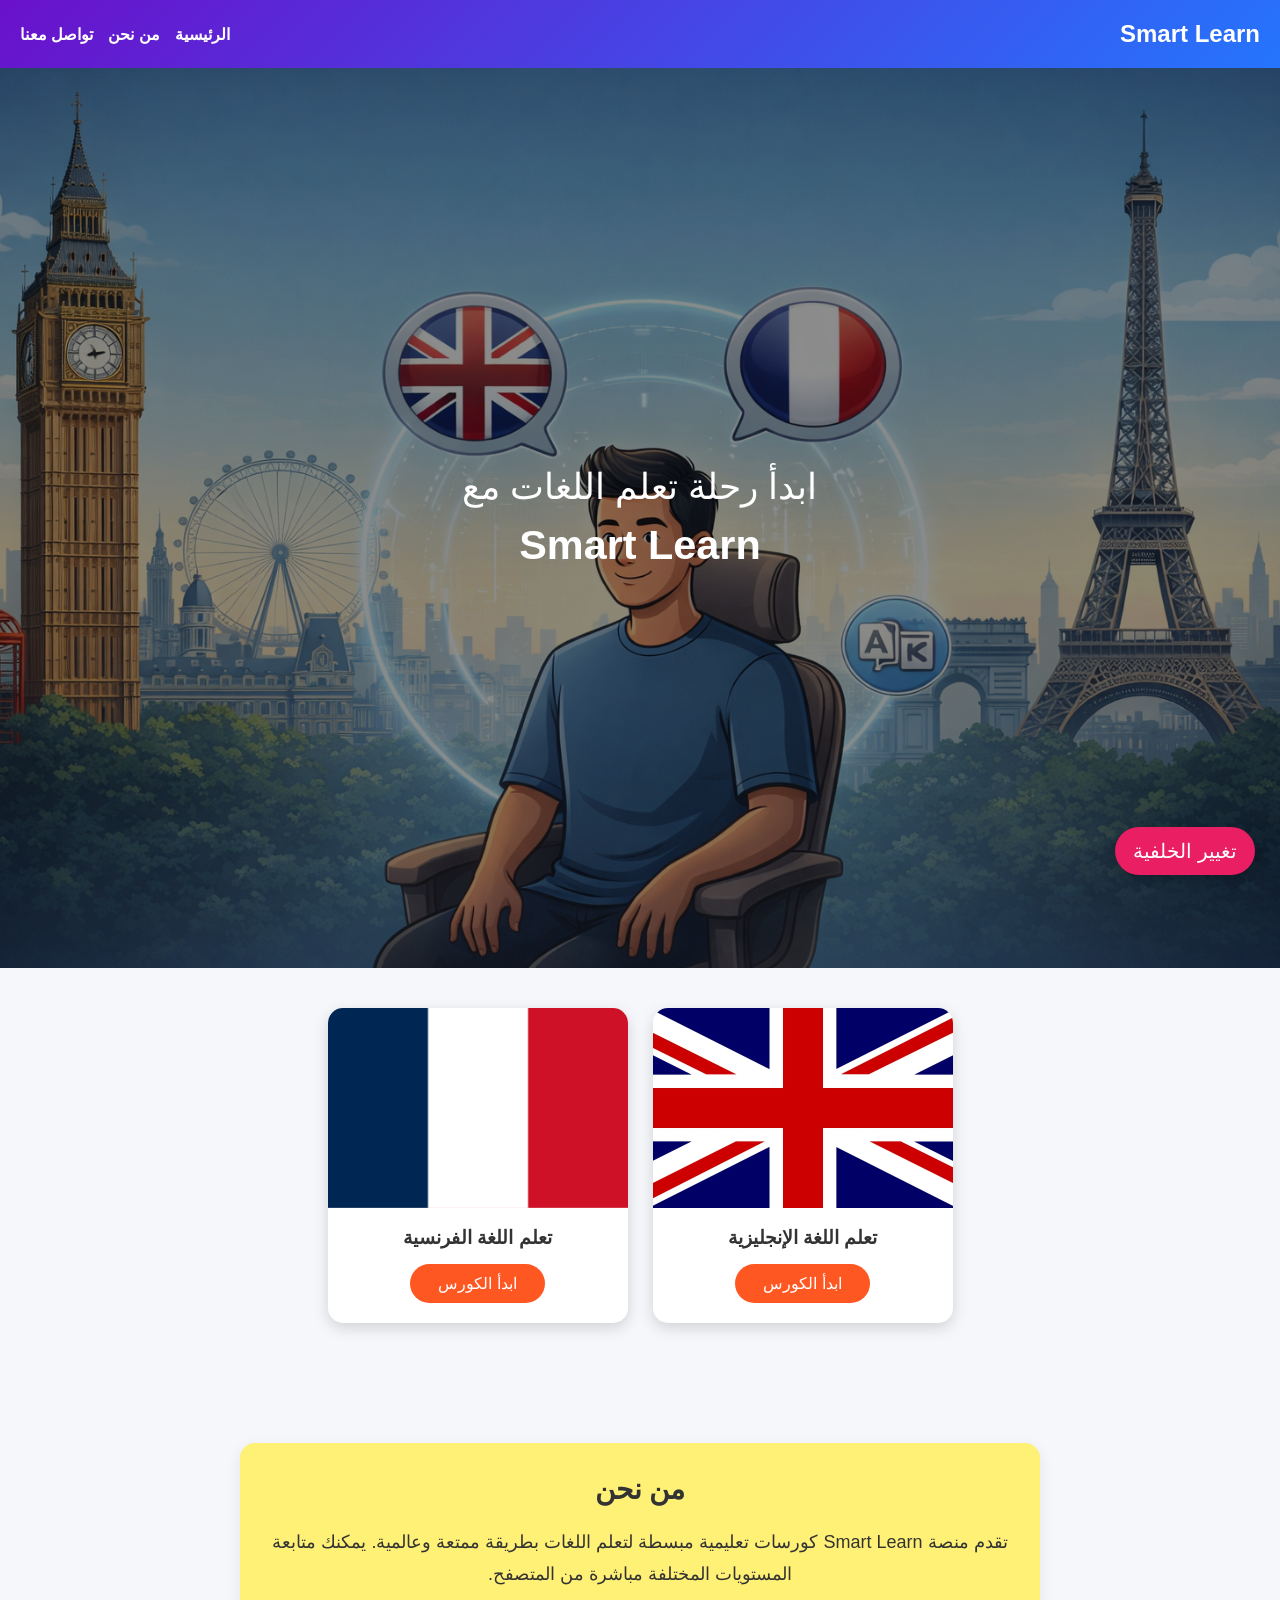
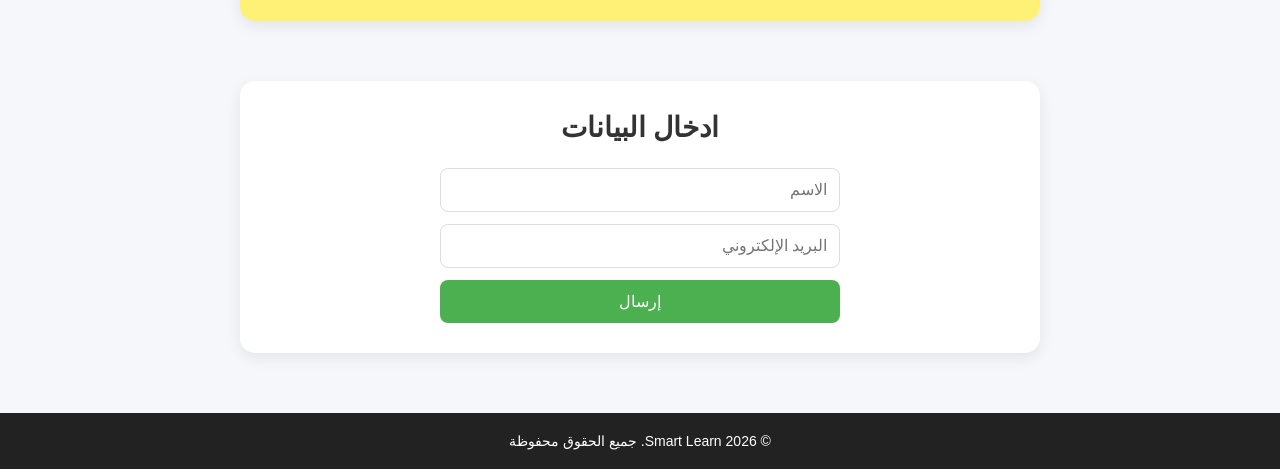
<file: index.html>
<!DOCTYPE html>
<html lang="ar" dir="rtl">
<head>
    <meta charset="UTF-8">
    <meta name="viewport" content="width=device-width, initial-scale=1.0">
    <title>Smart Learn</title>
    <link rel="stylesheet" href="style.css">
</head>
<body>

    <header>
        <h1>Smart Learn</h1>
        <nav>
            <a href="#home">الرئيسية</a>
            <a href="#about">من نحن</a>
            <a href="#contact">تواصل معنا</a>
        </nav>
    </header>

    <section class="hero" id="home">
        <img
            src="images/home.png"
            alt=""
            onerror="this.onerror=null;this.src='https://img.freepik.com/free-photo/books-library_1150-5920.jpg'">
        <div class="hero-text">
            <h2>ابدأ رحلة تعلم اللغات مع <br><strong>Smart Learn</strong></h2>
        </div>
    </section>

    <section class="courses" id="courses">
        <div class="course-card">
            <img
                src="images/english.jpg"
                alt=""
                onerror="this.src='https://cdn.britannica.com/25/4825-050-977D8C5E/Flag-United-Kingdom.jpg'">
            <h3>تعلم اللغة الإنجليزية</h3>
            <button type="button" onclick="window.location.href='english.html'">ابدأ الكورس</button>
        </div>

        <div class="course-card">
            <img
                src="images/french.jpg"
                alt=""
                onerror="this.src='https://upload.wikimedia.org/wikipedia/commons/thumb/c/c3/Flag_of_France.svg/1280px-Flag_of_France.svg.png'">
            <h3>تعلم اللغة الفرنسية</h3>
            <button type="button" onclick="window.location.href='french.html'">ابدأ الكورس</button>
        </div>
    </section>

    <section class="about" id="about">
        <h2>من نحن</h2>
        <p>
            تقدم منصة Smart Learn كورسات تعليمية مبسطة لتعلم اللغات بطريقة ممتعة وعالمية. يمكنك متابعة المستويات المختلفة مباشرة من المتصفح.
        </p>
    </section>

    <!-- <section class="contact" id="contact">
        <h2>ادخال البيانات</h2>
        <form name="contactForm" onsubmit="return validateForm()" method="post" action="connectionES.php">
            <input type="text" name="name" placeholder="الاسم" required>
            <input type="email" name="email" placeholder="البريد الإلكتروني" required>
            <button type="submit">إرسال</button>
        </form>
    </section> -->
    <section class="contact" id="contact">
    <h2>ادخال البيانات</h2>
    <form name="contactForm" method="post" action="connectionES.php">
        
        <input type="text" name="username" placeholder="الاسم" required>
        
        <input type="email" name="email" placeholder="البريد الإلكتروني" required>
        
        <button type="submit">إرسال</button>
    </form>
    </section>

    <footer>
        <p>© 2026 Smart Learn. جميع الحقوق محفوظة</p>
    </footer>

    <button type="button" id="scroll-to-top" title="العودة للأعلى">↑</button>
    <button type="button" id="background-btn" onclick="changeBackgroundColor()">تغيير الخلفية</button>

    <script src="script.js"></script>
</body>
</html>
</file>
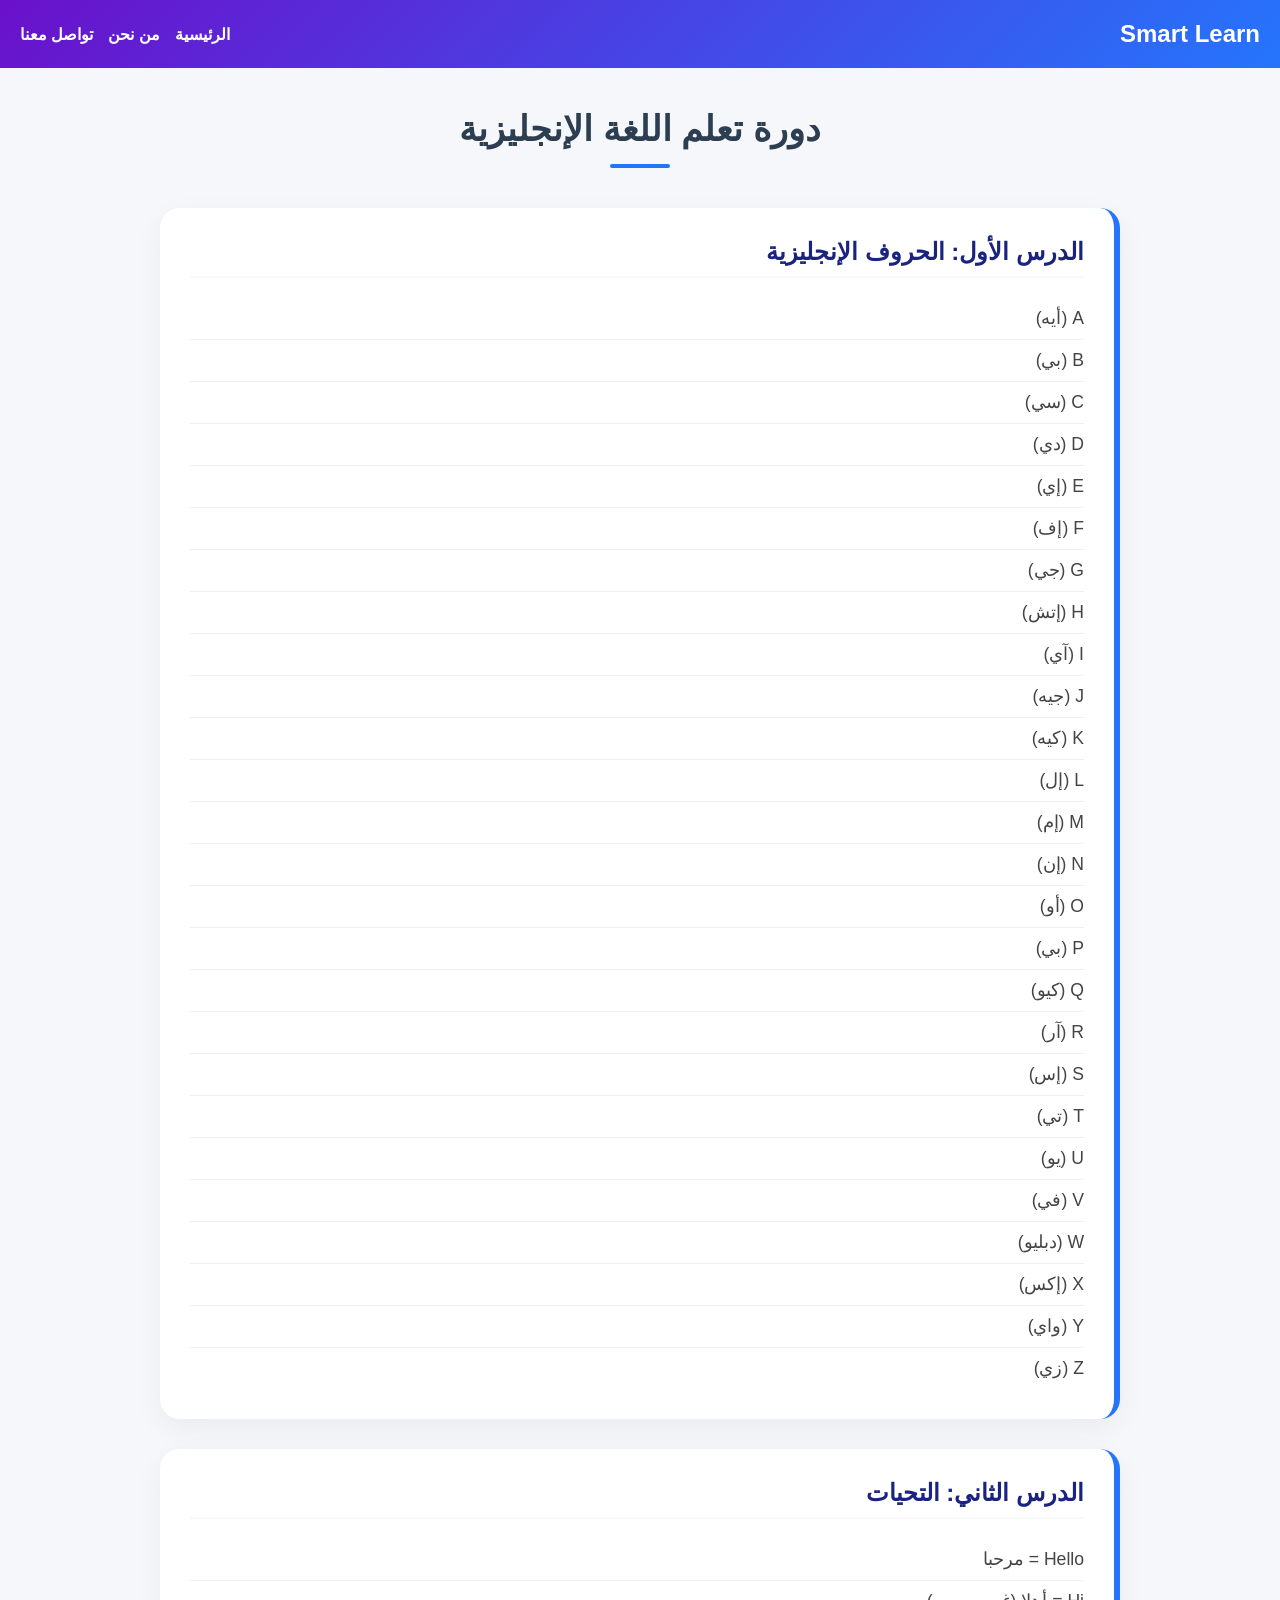
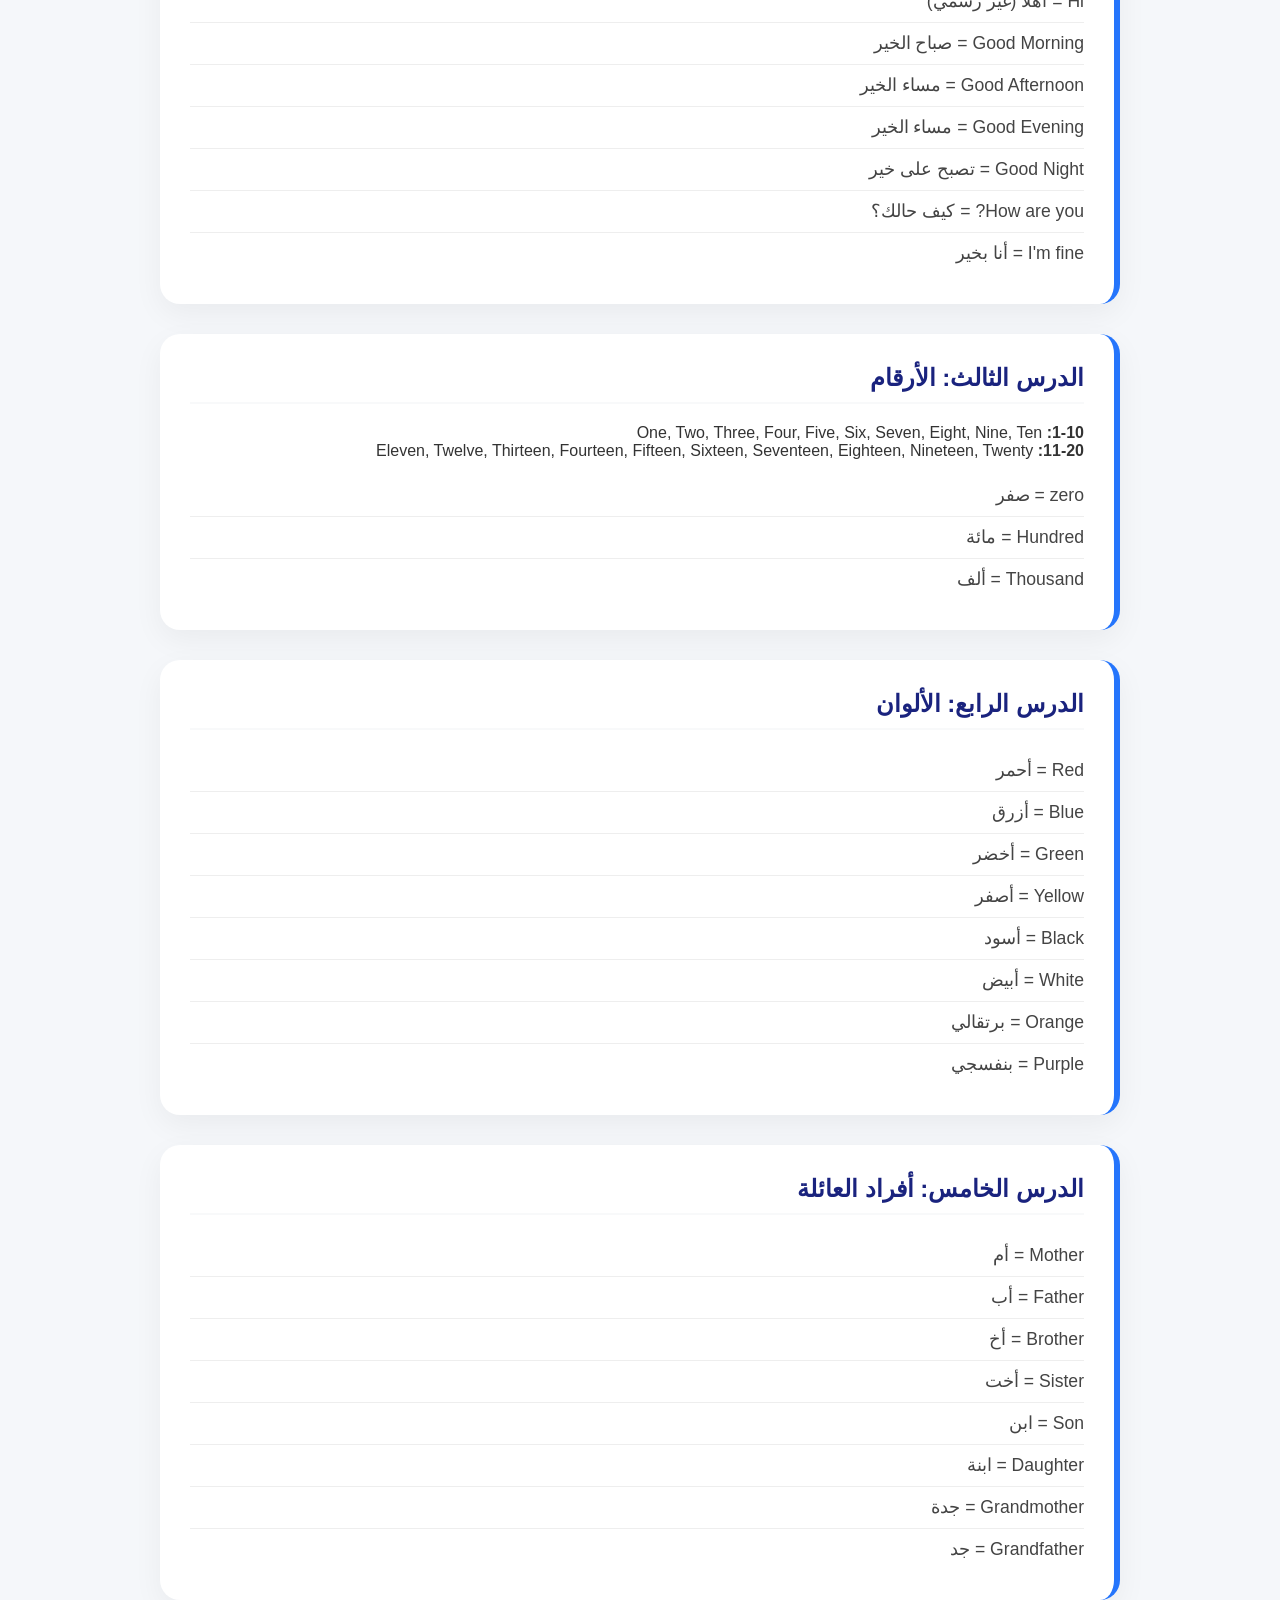
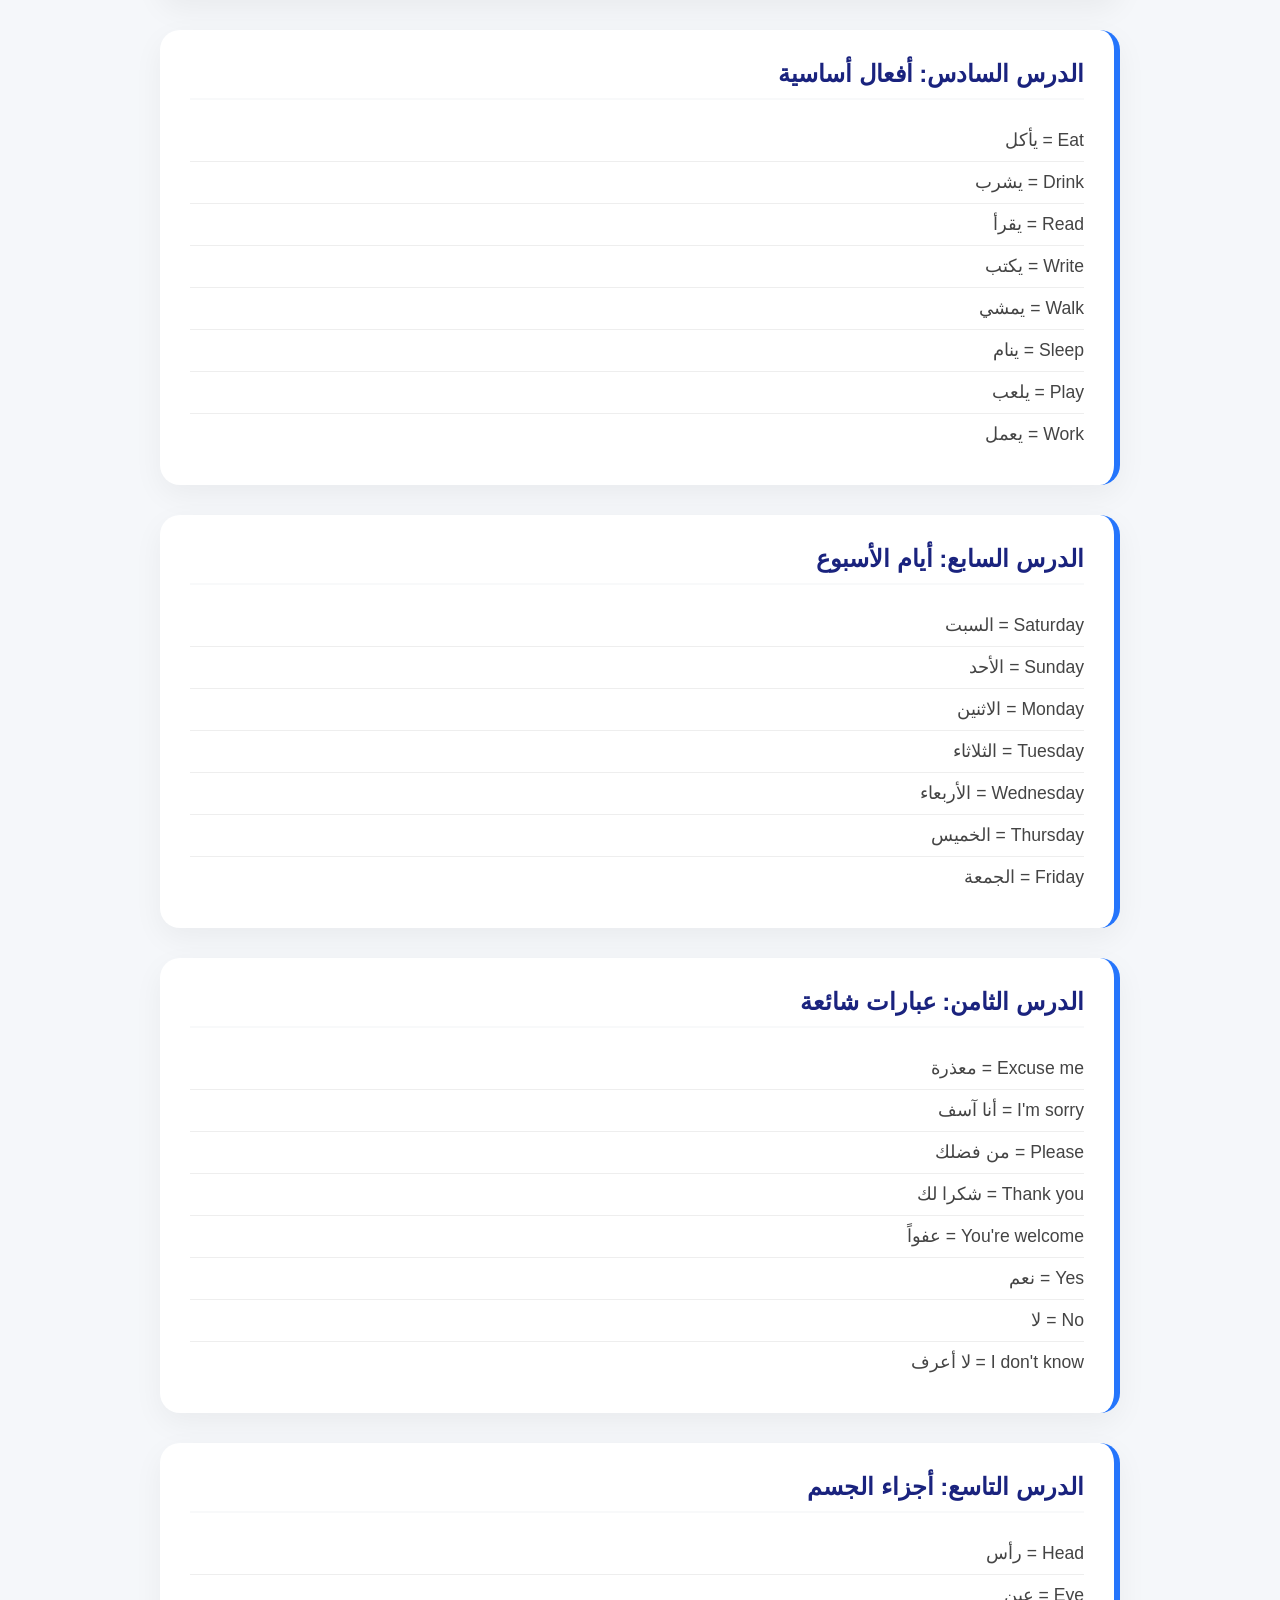
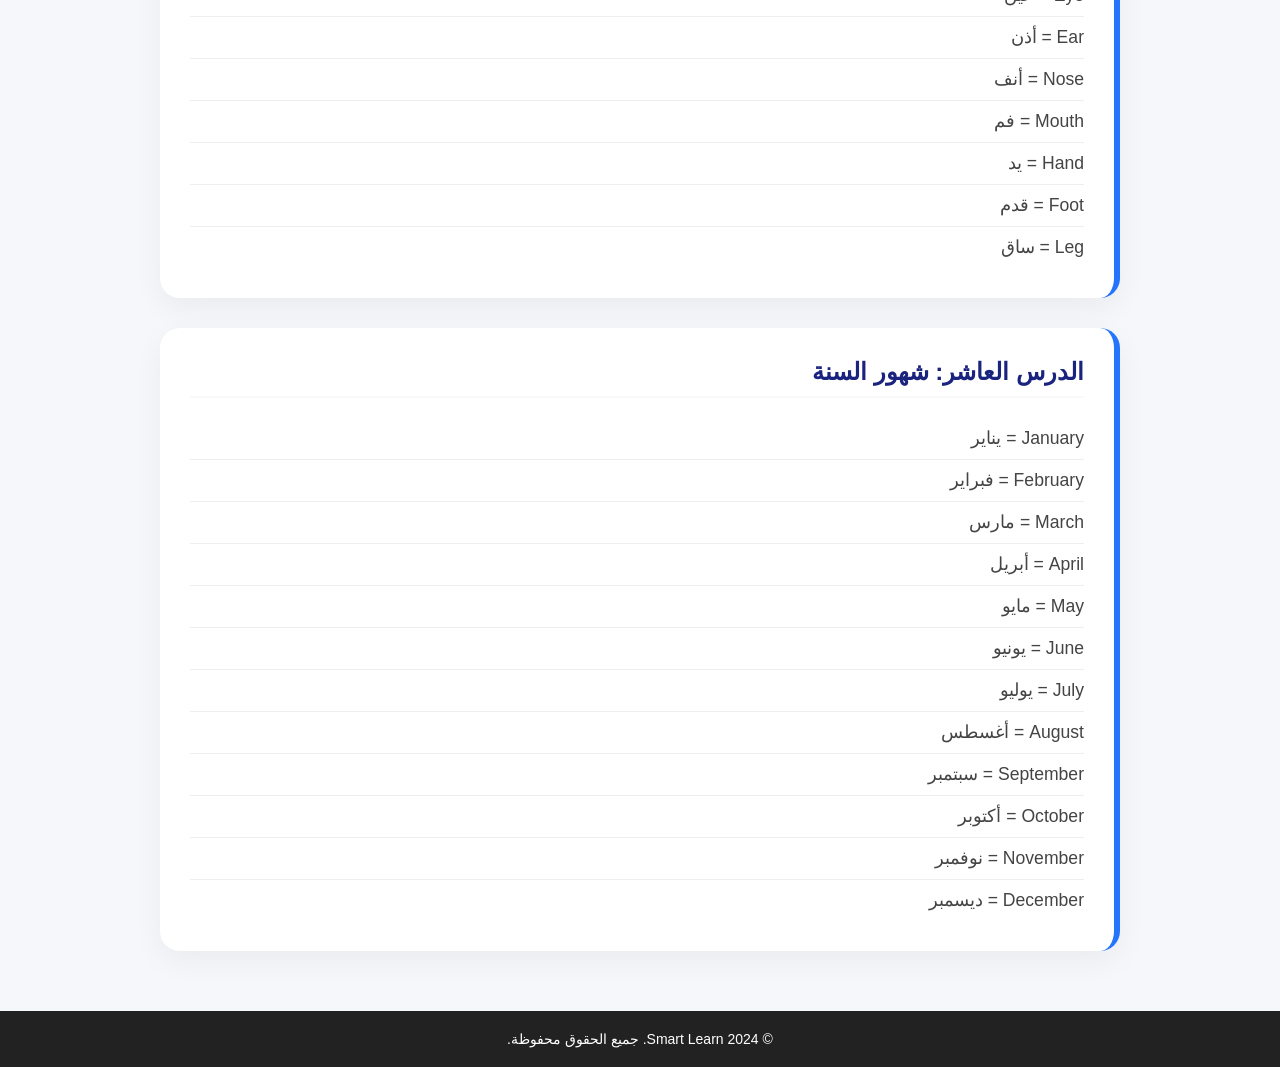
<file: english.html>
<!DOCTYPE html>
<html lang="ar" dir="rtl">
<head>
    <meta charset="UTF-8">
    <meta name="viewport" content="width=device-width, initial-scale=1.0">
    <title>كورس الإنجليزية - Smart Learn</title>
    <link rel="stylesheet" href="style.css">
</head>
<body>

    <header>
        <h1>Smart Learn</h1>
        <nav>
            <a href="index.html">الرئيسية</a>
            <a href="index.html#about">من نحن</a>
            <a href="index.html#contact">تواصل معنا</a>
        </nav>
    </header>

    <div class="course-container">
        <h2>دورة تعلم اللغة الإنجليزية</h2>

        <div class="lesson-card">
            <h3>الدرس الأول: الحروف الإنجليزية</h3>
            <ul class="vocab-list">
                <li>A (أيه)</li>
                <li>B (بي)</li>
                <li>C (سي)</li>
                <li>D (دي)</li>
                <li>E (إي)</li>
                <li>F (إف)</li>
                <li>G (جي)</li>
                <li>H (إتش)</li>
                <li>I (آي)</li>
                <li>J (جيه)</li>
                <li>K (كيه)</li>
                <li>L (إل)</li>
                <li>M (إم)</li>
                <li>N (إن)</li>
                <li>O (أو)</li>
                <li>P (بي)</li>
                <li>Q (كيو)</li>
                <li>R (آر)</li>
                <li>S (إس)</li>
                <li>T (تي)</li>
                <li>U (يو)</li>
                <li>V (في)</li>
                <li>W (دبليو)</li>
                <li>X (إكس)</li>
                <li>Y (واي)</li>
                <li>Z (زي)</li>
            </ul>
        </div>

        <div class="lesson-card">
            <h3>الدرس الثاني: التحيات</h3>
            <div>
                <ul class="vocab-list">
                    <li>Hello = مرحبا</li>
                    <li>Hi = أهلا (غير رسمي)</li>
                    <li>Good Morning = صباح الخير</li>
                    <li>Good Afternoon = مساء الخير</li>
                    <li>Good Evening = مساء الخير</li>
                    <li>Good Night = تصبح على خير</li>
                    <li>How are you? = كيف حالك؟</li>
                    <li>I'm fine = أنا بخير</li>
                </ul>
            </div>
        </div>

        <div class="lesson-card">
            <h3>الدرس الثالث: الأرقام</h3>
            <div>
                <p><strong>1-10:</strong> One, Two, Three, Four, Five, Six, Seven, Eight, Nine, Ten</p>
                <p><strong>11-20:</strong> Eleven, Twelve, Thirteen, Fourteen, Fifteen, Sixteen, Seventeen, Eighteen, Nineteen, Twenty</p>
                <ul class="vocab-list" style="margin-top: 15px;">
                    <li>zero = صفر</li>
                    <li>Hundred = مائة</li>
                    <li>Thousand = ألف</li>
                </ul>
            </div>
        </div>

        <div class="lesson-card">
            <h3>الدرس الرابع: الألوان</h3>
            <div>
                <ul class="vocab-list">
                    <li>Red = أحمر</li>
                    <li>Blue = أزرق</li>
                    <li>Green = أخضر</li>
                    <li>Yellow = أصفر</li>
                    <li>Black = أسود</li>
                    <li>White = أبيض</li>
                    <li>Orange = برتقالي</li>
                    <li>Purple = بنفسجي</li>
                </ul>
            </div>
        </div>

        <div class="lesson-card">
            <h3>الدرس الخامس: أفراد العائلة</h3>
            <div>
                <ul class="vocab-list">
                    <li>Mother = أم</li>
                    <li>Father = أب</li>
                    <li>Brother = أخ</li>
                    <li>Sister = أخت</li>
                    <li>Son = ابن</li>
                    <li>Daughter = ابنة</li>
                    <li>Grandmother = جدة</li>
                    <li>Grandfather = جد</li>
                </ul>
            </div>
        </div>

        <div class="lesson-card">
            <h3>الدرس السادس: أفعال أساسية</h3>
            <div>
                <ul class="vocab-list">
                    <li>Eat = يأكل</li>
                    <li>Drink = يشرب</li>
                    <li>Read = يقرأ</li>
                    <li>Write = يكتب</li>
                    <li>Walk = يمشي</li>
                    <li>Sleep = ينام</li>
                    <li>Play = يلعب</li>
                    <li>Work = يعمل</li>
                </ul>
            </div>
        </div>

        <div class="lesson-card">
            <h3>الدرس السابع: أيام الأسبوع</h3>
            <ul class="vocab-list">
                <li>Saturday = السبت</li>
                <li>Sunday = الأحد</li>
                <li>Monday = الاثنين</li>
                <li>Tuesday = الثلاثاء</li>
                <li>Wednesday = الأربعاء</li>
                <li>Thursday = الخميس</li>
                <li>Friday = الجمعة</li>
            </ul>
        </div>

        <div class="lesson-card">
            <h3>الدرس الثامن: عبارات شائعة</h3>
            <ul class="vocab-list">
                <li>Excuse me = معذرة</li>
                <li>I'm sorry = أنا آسف</li>
                <li>Please = من فضلك</li>
                <li>Thank you = شكرا لك</li>
                <li>You're welcome = عفواً</li>
                <li>Yes = نعم</li>
                <li>No = لا</li>
                <li>I don't know = لا أعرف</li>
            </ul>
        </div>

        <div class="lesson-card">
            <h3>الدرس التاسع: أجزاء الجسم</h3>
            <ul class="vocab-list">
                <li>Head = رأس</li>
                <li>Eye = عين</li>
                <li>Ear = أذن</li>
                <li>Nose = أنف</li>
                <li>Mouth = فم</li>
                <li>Hand = يد</li>
                <li>Foot = قدم</li>
                <li>Leg = ساق</li>
            </ul>
        </div>

        <div class="lesson-card">
            <h3>الدرس العاشر: شهور السنة</h3>
            <ul class="vocab-list">
                <li>January = يناير</li>
                <li>February = فبراير</li>
                <li>March = مارس</li>
                <li>April = أبريل</li>
                <li>May = مايو</li>
                <li>June = يونيو</li>
                <li>July = يوليو</li>
                <li>August = أغسطس</li>
                <li>September = سبتمبر</li>
                <li>October = أكتوبر</li>
                <li>November = نوفمبر</li>
                <li>December = ديسمبر</li>
            </ul>
        </div>
    </div>

    <footer>
        <p>© 2024 Smart Learn. جميع الحقوق محفوظة.</p>
    </footer>

    <button type="button" id="scroll-to-top" title="العودة للأعلى">↑</button>

    <script src="script.js"></script>
</body>
</html>
</file>
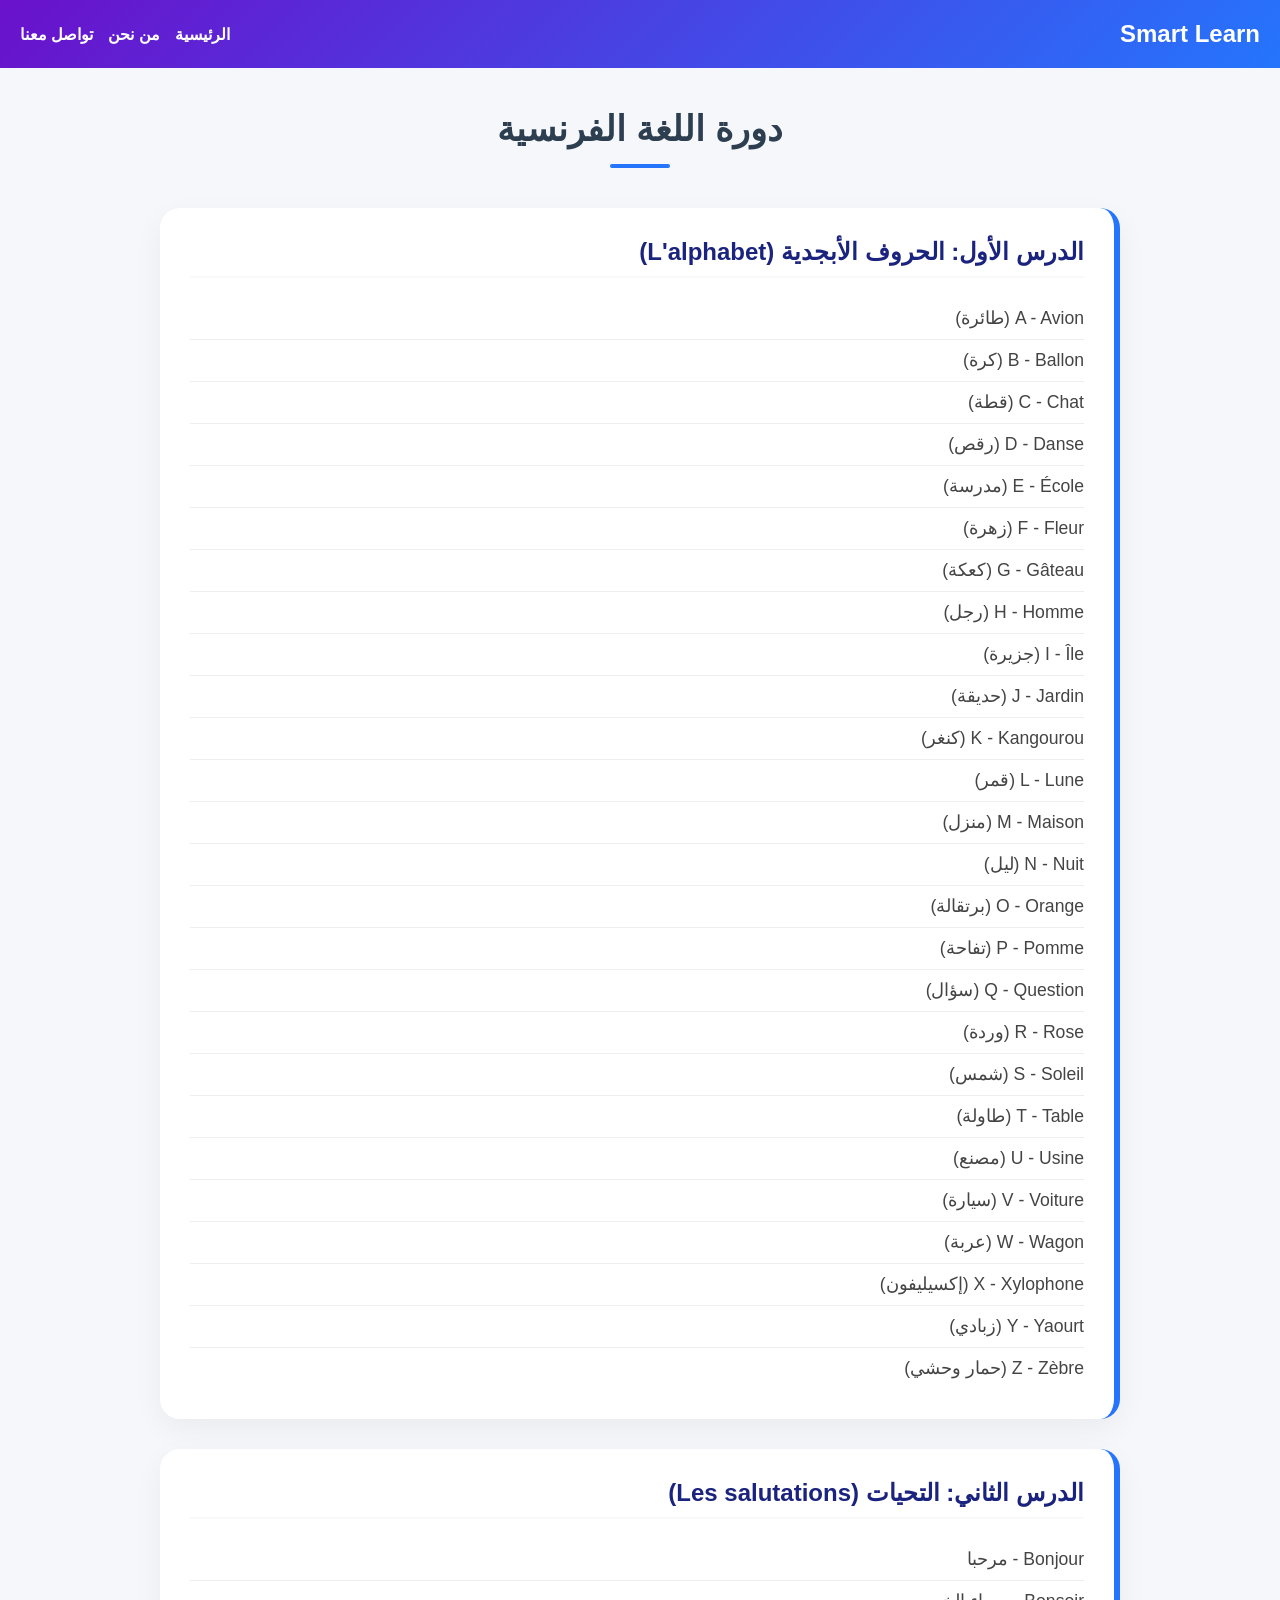
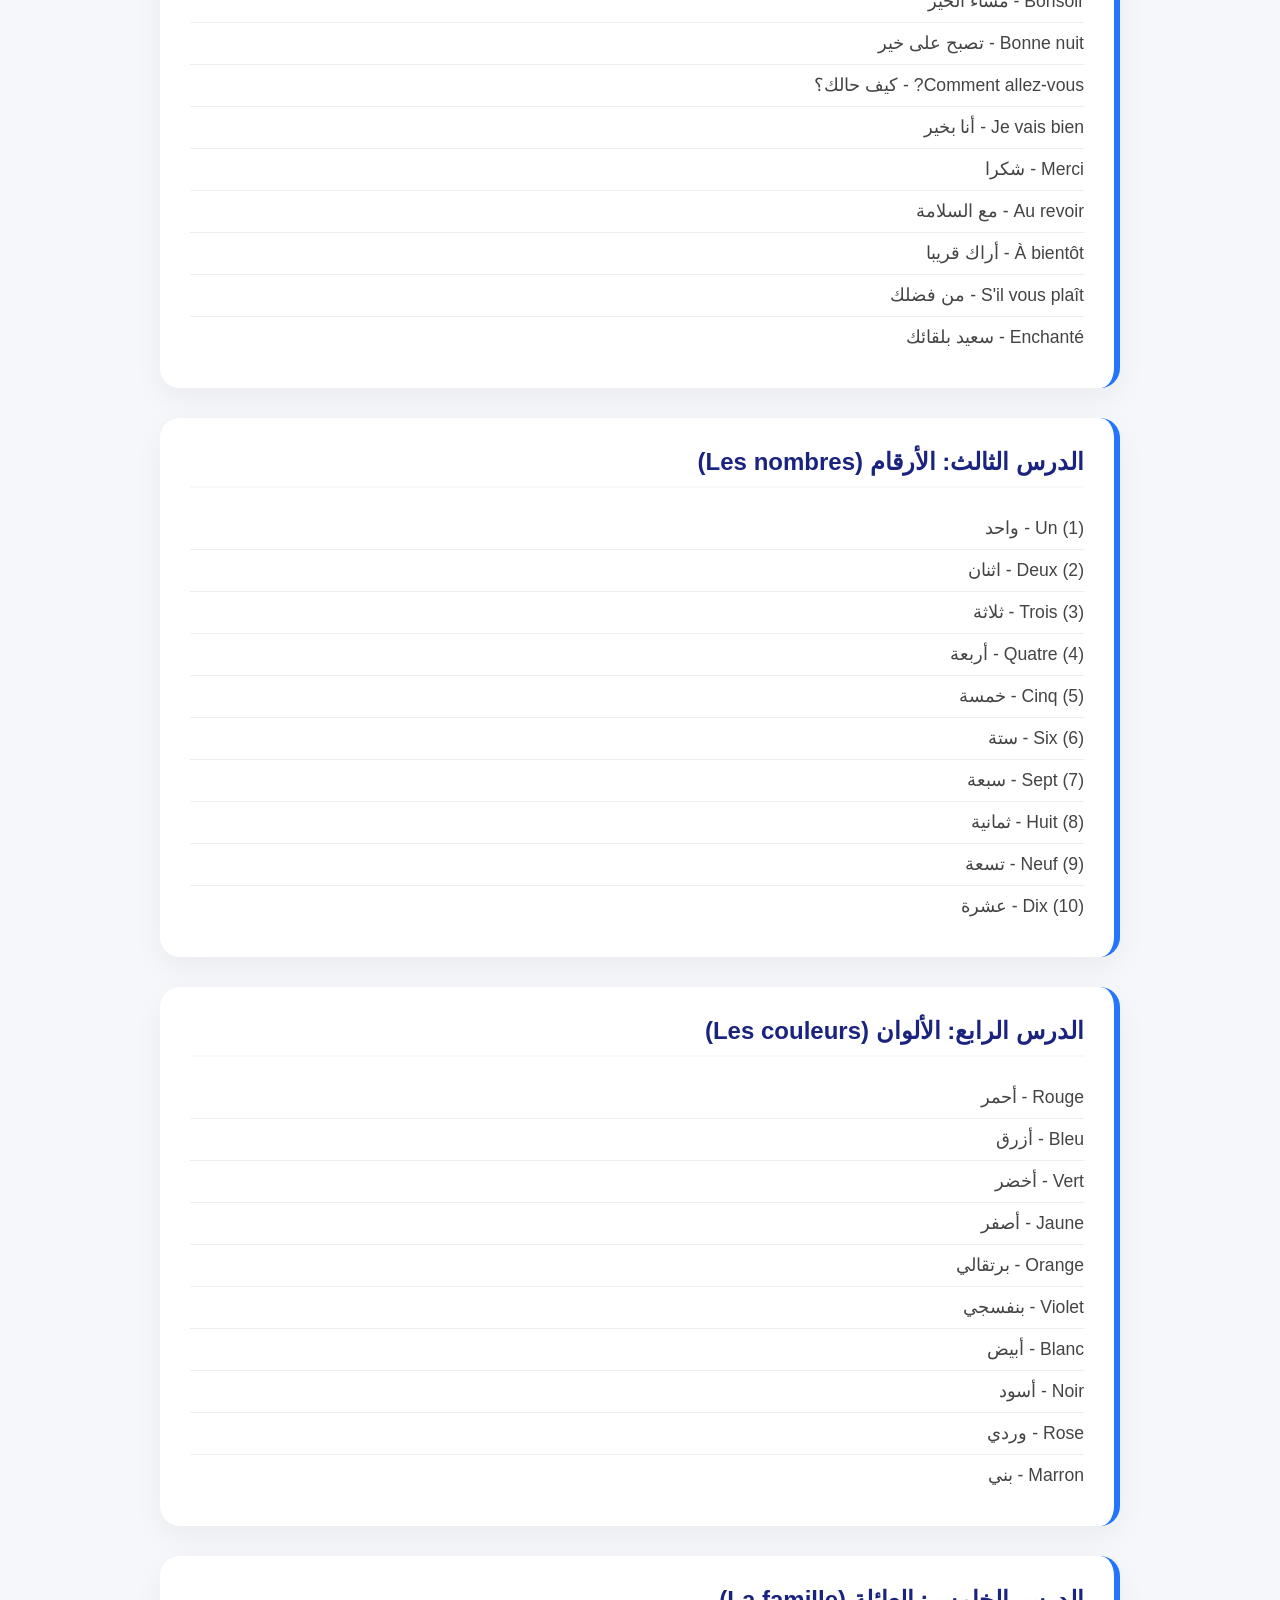
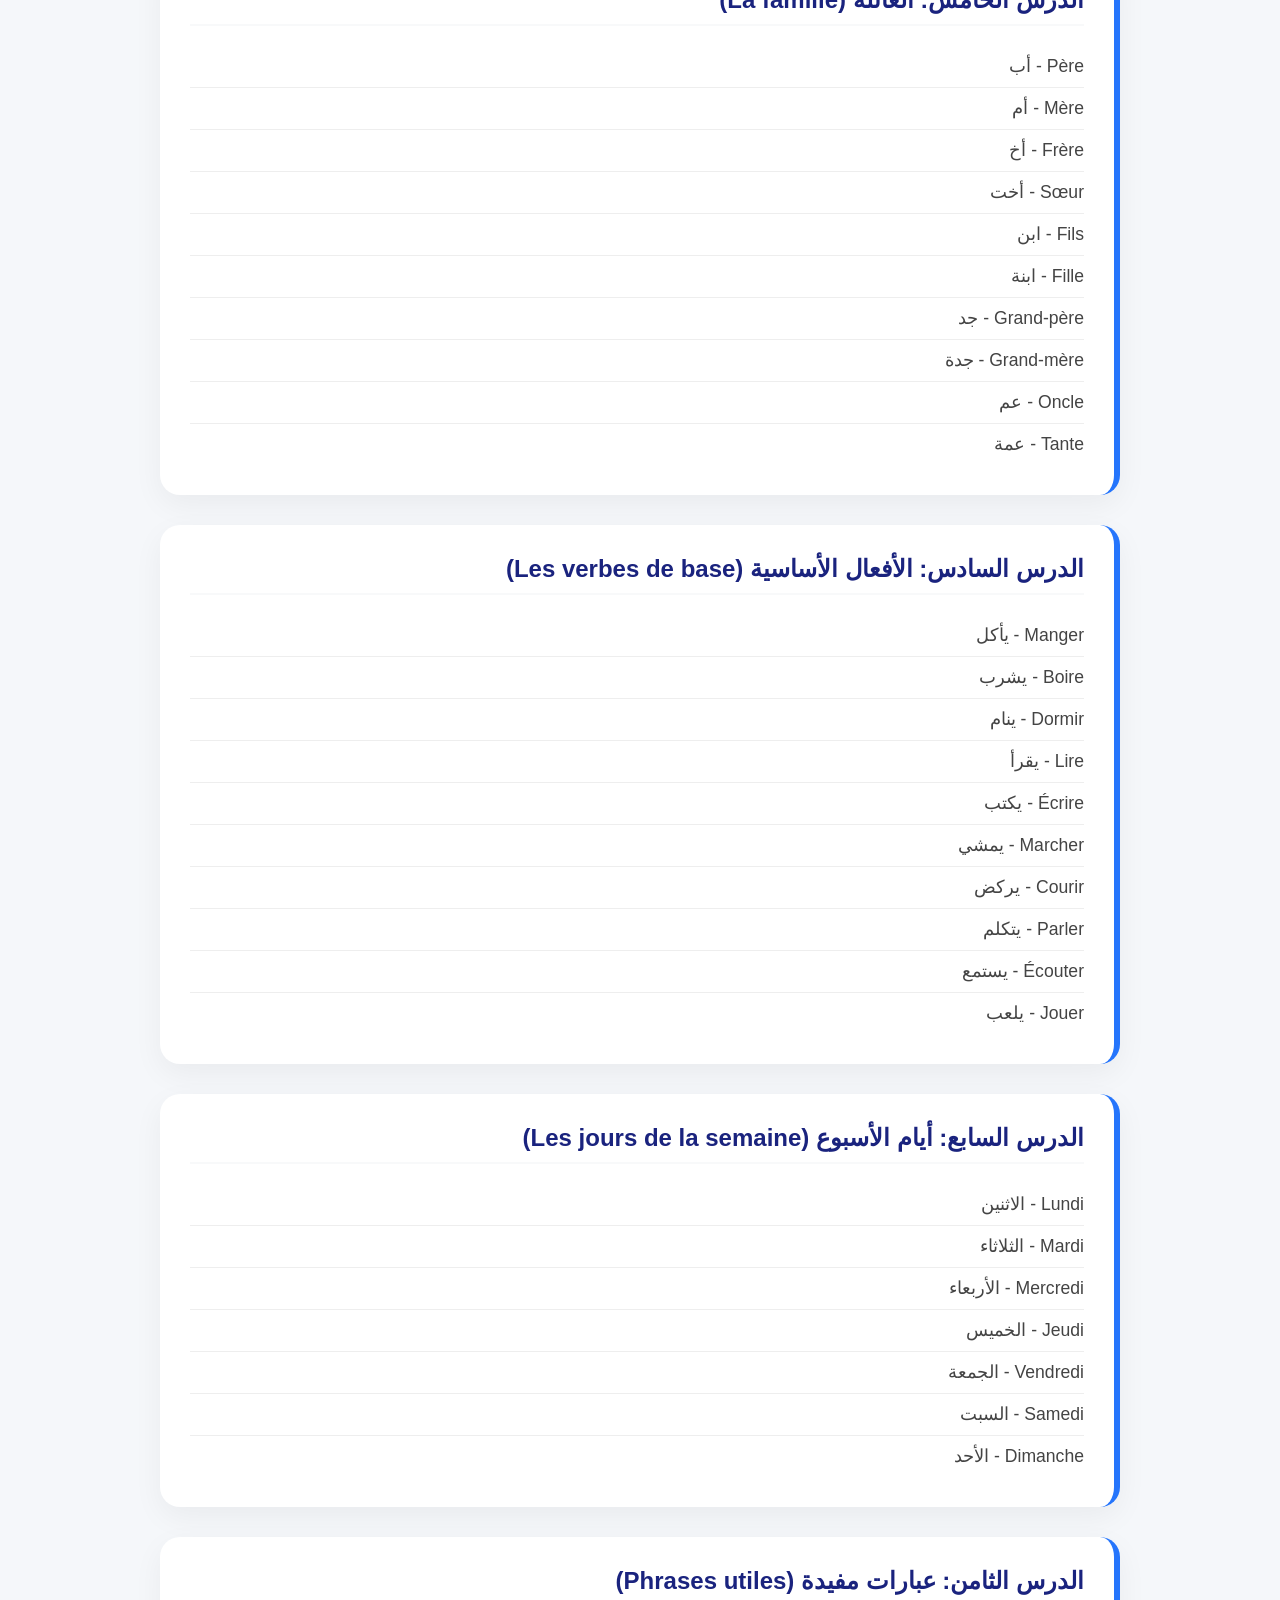
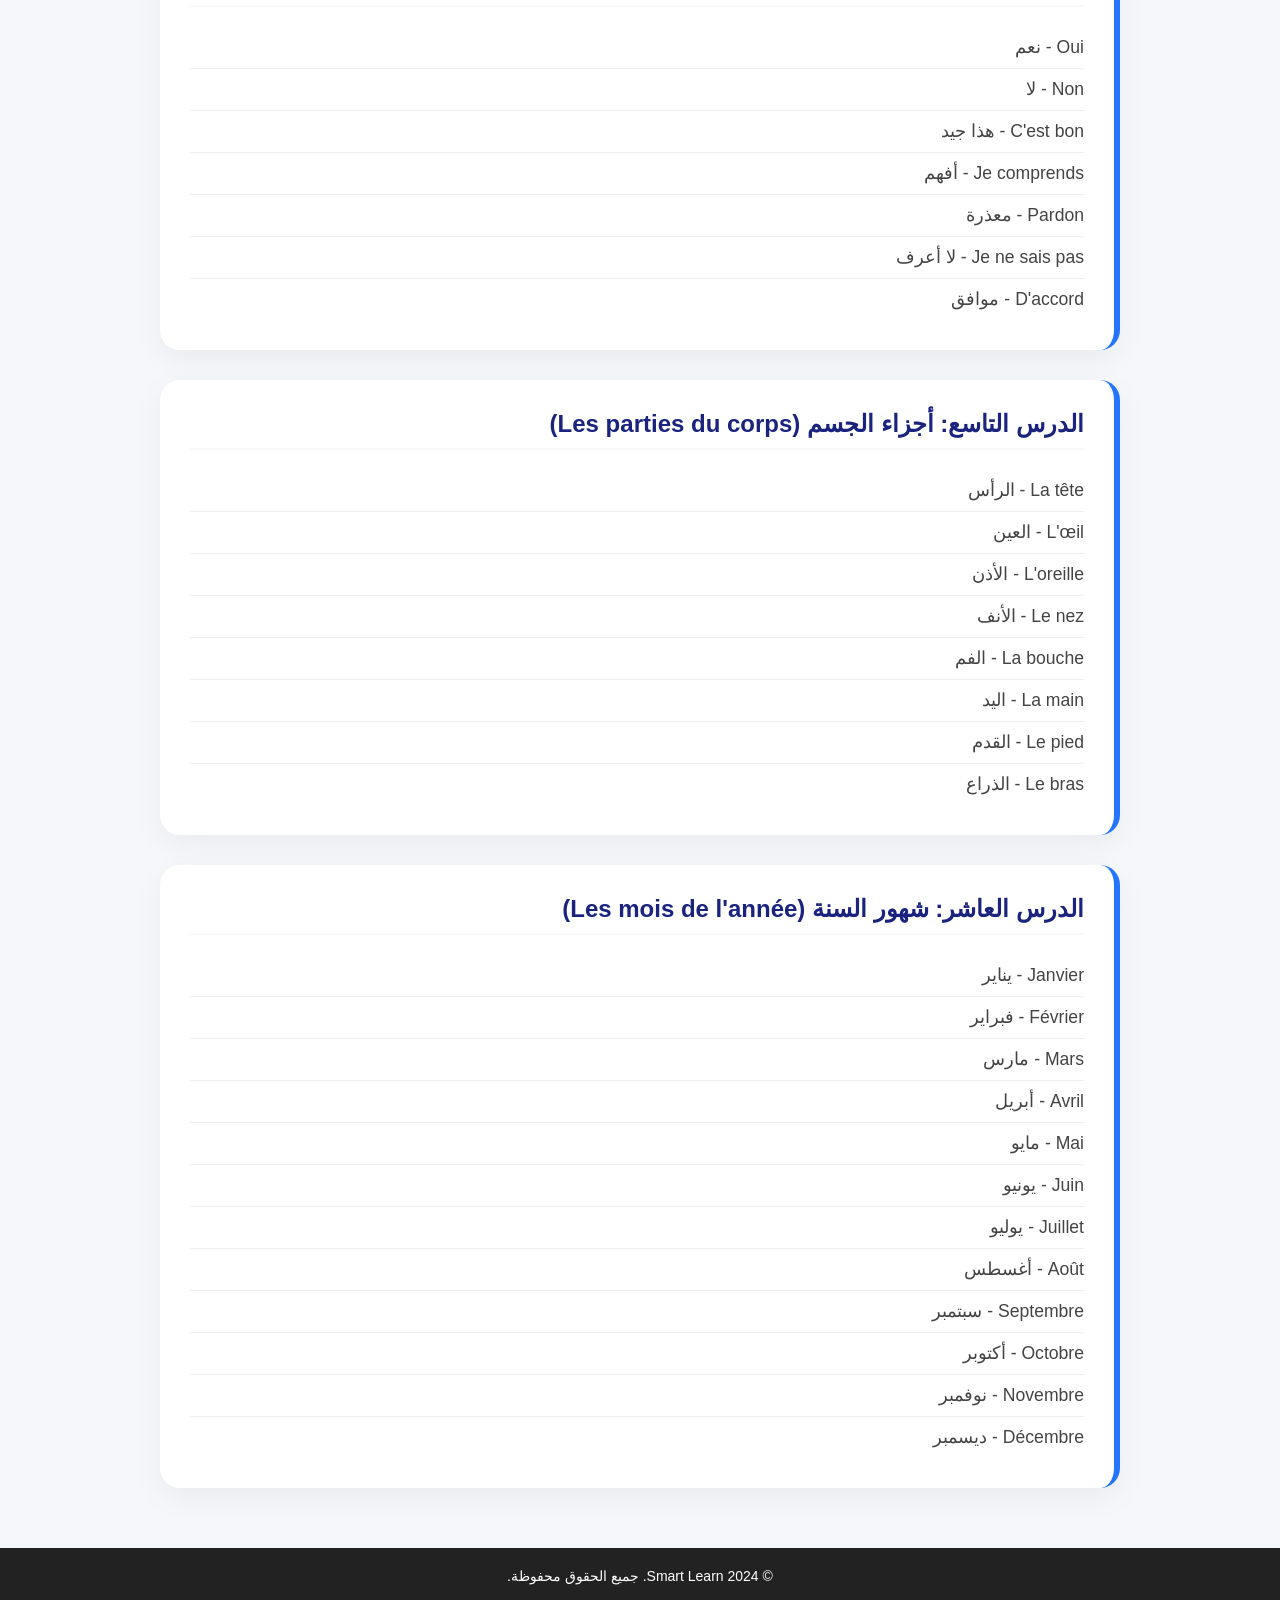
<file: french.html>
<!DOCTYPE html>
<html lang="ar" dir="rtl">
<head>
    <meta charset="UTF-8">
    <meta name="viewport" content="width=device-width, initial-scale=1.0">
    <title>Smart Learn - French Course</title>
    <link rel="stylesheet" href="style.css">
</head>
<body>

    <!-- HEADER -->
    <header>
        <h1>Smart Learn</h1>
        <nav>
            <a href="index.html#home">الرئيسية</a>
            <a href="index.html#about">من نحن</a>
            <a href="index.html#contact">تواصل معنا</a>
        </nav>
    </header>

    <div class="course-container">
        <h2>دورة اللغة الفرنسية</h2>

        <!-- Lesson 1: Alphabet -->
        <div class="lesson-card">
            <h3>الدرس الأول: الحروف الأبجدية (L'alphabet)</h3>
            <ul class="vocab-list">
                <li>A - Avion (طائرة)</li>
                <li>B - Ballon (كرة)</li>
                <li>C - Chat (قطة)</li>
                <li>D - Danse (رقص)</li>
                <li>E - École (مدرسة)</li>
                <li>F - Fleur (زهرة)</li>
                <li>G - Gâteau (كعكة)</li>
                <li>H - Homme (رجل)</li>
                <li>I - Île (جزيرة)</li>
                <li>J - Jardin (حديقة)</li>
                <li>K - Kangourou (كنغر)</li>
                <li>L - Lune (قمر)</li>
                <li>M - Maison (منزل)</li>
                <li>N - Nuit (ليل)</li>
                <li>O - Orange (برتقالة)</li>
                <li>P - Pomme (تفاحة)</li>
                <li>Q - Question (سؤال)</li>
                <li>R - Rose (وردة)</li>
                <li>S - Soleil (شمس)</li>
                <li>T - Table (طاولة)</li>
                <li>U - Usine (مصنع)</li>
                <li>V - Voiture (سيارة)</li>
                <li>W - Wagon (عربة)</li>
                <li>X - Xylophone (إكسيليفون)</li>
                <li>Y - Yaourt (زبادي)</li>
                <li>Z - Zèbre (حمار وحشي)</li>
            </ul>
        </div>

        <!-- Lesson 2: Greetings -->
        <div class="lesson-card">
            <h3>الدرس الثاني: التحيات (Les salutations)</h3>
            <ul class="vocab-list">
                <li>Bonjour - مرحبا</li>
                <li>Bonsoir - مساء الخير</li>
                <li>Bonne nuit - تصبح على خير</li>
                <li>Comment allez-vous? - كيف حالك؟</li>
                <li>Je vais bien - أنا بخير</li>
                <li>Merci - شكرا</li>
                <li>Au revoir - مع السلامة</li>
                <li>À bientôt - أراك قريبا</li>
                <li>S'il vous plaît - من فضلك</li>
                <li>Enchanté - سعيد بلقائك</li>
            </ul>
        </div>

        <!-- Lesson 3: Numbers -->
        <div class="lesson-card">
            <h3>الدرس الثالث: الأرقام (Les nombres)</h3>
            <ul class="vocab-list">
                <li>Un (1) - واحد</li>
                <li>Deux (2) - اثنان</li>
                <li>Trois (3) - ثلاثة</li>
                <li>Quatre (4) - أربعة</li>
                <li>Cinq (5) - خمسة</li>
                <li>Six (6) - ستة</li>
                <li>Sept (7) - سبعة</li>
                <li>Huit (8) - ثمانية</li>
                <li>Neuf (9) - تسعة</li>
                <li>Dix (10) - عشرة</li>
            </ul>
        </div>

        <!-- Lesson 4: Colors -->
        <div class="lesson-card">
            <h3>الدرس الرابع: الألوان (Les couleurs)</h3>
            <ul class="vocab-list">
                <li>Rouge - أحمر</li>
                <li>Bleu - أزرق</li>
                <li>Vert - أخضر</li>
                <li>Jaune - أصفر</li>
                <li>Orange - برتقالي</li>
                <li>Violet - بنفسجي</li>
                <li>Blanc - أبيض</li>
                <li>Noir - أسود</li>
                <li>Rose - وردي</li>
                <li>Marron - بني</li>
            </ul>
        </div>

        <!-- Lesson 5: Family -->
        <div class="lesson-card">
            <h3>الدرس الخامس: العائلة (La famille)</h3>
            <ul class="vocab-list">
                <li>Père - أب</li>
                <li>Mère - أم</li>
                <li>Frère - أخ</li>
                <li>Sœur - أخت</li>
                <li>Fils - ابن</li>
                <li>Fille - ابنة</li>
                <li>Grand-père - جد</li>
                <li>Grand-mère - جدة</li>
                <li>Oncle - عم</li>
                <li>Tante - عمة</li>
            </ul>
        </div>

        <!-- Lesson 6: Basic Verbs -->
        <div class="lesson-card">
            <h3>الدرس السادس: الأفعال الأساسية (Les verbes de base)</h3>
            <ul class="vocab-list">
                <li>Manger - يأكل</li>
                <li>Boire - يشرب</li>
                <li>Dormir - ينام</li>
                <li>Lire - يقرأ</li>
                <li>Écrire - يكتب</li>
                <li>Marcher - يمشي</li>
                <li>Courir - يركض</li>
                <li>Parler - يتكلم</li>
                <li>Écouter - يستمع</li>
                <li>Jouer - يلعب</li>
            </ul>
        </div>

        <!-- Lesson 7: Days of the Week -->
        <div class="lesson-card">
            <h3>الدرس السابع: أيام الأسبوع (Les jours de la semaine)</h3>
            <ul class="vocab-list">
                <li>Lundi - الاثنين</li>
                <li>Mardi - الثلاثاء</li>
                <li>Mercredi - الأربعاء</li>
                <li>Jeudi - الخميس</li>
                <li>Vendredi - الجمعة</li>
                <li>Samedi - السبت</li>
                <li>Dimanche - الأحد</li>
            </ul>
        </div>

        <!-- Lesson 8: Useful Phrases -->
        <div class="lesson-card">
            <h3>الدرس الثامن: عبارات مفيدة (Phrases utiles)</h3>
            <ul class="vocab-list">
                <li>Oui - نعم</li>
                <li>Non - لا</li>
                <li>C'est bon - هذا جيد</li>
                <li>Je comprends - أفهم</li>
                <li>Pardon - معذرة</li>
                <li>Je ne sais pas - لا أعرف</li>
                <li>D'accord - موافق</li>
            </ul>
        </div>

        <!-- Lesson 9: Body Parts -->
        <div class="lesson-card">
            <h3>الدرس التاسع: أجزاء الجسم (Les parties du corps)</h3>
            <ul class="vocab-list">
                <li>La tête - الرأس</li>
                <li>L'œil - العين</li>
                <li>L'oreille - الأذن</li>
                <li>Le nez - الأنف</li>
                <li>La bouche - الفم</li>
                <li>La main - اليد</li>
                <li>Le pied - القدم</li>
                <li>Le bras - الذراع</li>
            </ul>
        </div>

        <!-- Lesson 10: Months of the Year -->
        <div class="lesson-card">
            <h3>الدرس العاشر: شهور السنة (Les mois de l'année)</h3>
            <ul class="vocab-list">
                <li>Janvier - يناير</li>
                <li>Février - فبراير</li>
                <li>Mars - مارس</li>
                <li>Avril - أبريل</li>
                <li>Mai - مايو</li>
                <li>Juin - يونيو</li>
                <li>Juillet - يوليو</li>
                <li>Août - أغسطس</li>
                <li>Septembre - سبتمبر</li>
                <li>Octobre - أكتوبر</li>
                <li>Novembre - نوفمبر</li>
                <li>Décembre - ديسمبر</li>
            </ul>
        </div>
    </div>

    <!-- FOOTER -->
    <footer>
        <p>&copy; 2024 Smart Learn. جميع الحقوق محفوظة.</p>
    </footer>

    <button type="button" id="scroll-to-top" title="العودة للأعلى">↑</button>

    <script src="script.js"></script>
</body>
</html>
</file>
<file: style.css>
* {
    margin: 0;
    padding: 0;
    box-sizing: border-box;
}

body {
    font-family: "Tajawal", "Segoe UI", Tahoma, sans-serif;
    background: #f5f7fa;
    color: #333;
    direction: rtl;
    scroll-behavior: smooth;
}

/* HEADER */
header {
    position: sticky;
    top: 0;
    display: flex;
    justify-content: space-between;
    align-items: center;
    padding: 20px;
    background: linear-gradient(135deg, #6a11cb 0%, #2575fc 100%);
    color: #fff;
    z-index: 1000;
}

header h1 {
    font-size: 24px;
}

nav {
    display: flex;
    gap: 15px;
    flex-wrap: wrap;
    justify-content: center;
}

nav a {
    color: #fff;
    text-decoration: none;
    font-weight: bold;
}

nav a:hover {
    color: #ffd700;
}

/* HERO SECTION */
.hero {
    position: relative;
    height: 100vh;
    min-height: 320px;
    overflow: hidden;
}

.hero img {
    position: absolute;
    inset: 0;
    width: 100%;
    height: 100%;
    object-fit: cover;
    z-index: 0;
}

.hero::before {
    content: "";
    position: absolute;
    inset: 0;
    background: rgba(0, 0, 0, 0.45);
    z-index: 1;
}

.hero-text {
    position: absolute;
    top: 50%;
    left: 50%;
    transform: translate(-50%, -50%);
    text-align: center;
    color: #fff;
    z-index: 2;
    width: 90%;
    max-width: 720px;
}

.hero-text h2 {
    font-size: clamp(1.35rem, 4vw, 2.25rem);
    font-weight: 400;
    line-height: 1.5;
}

.hero-text strong {
    font-weight: 700;
    font-size: 1.15em;
}

/* COURSES SECTION */
.courses {
    display: flex;
    flex-wrap: wrap;
    justify-content: center;
    align-items: stretch;
    gap: 25px;
    padding: 40px 20px 60px;
    text-align: center;
}

.course-card {
    background: #fff;
    width: 300px;
    border-radius: 15px;
    box-shadow: 0 5px 15px rgba(0, 0, 0, 0.15);
    overflow: hidden;
    text-align: center;
    padding-bottom: 20px;
    transition: transform 0.3s ease, box-shadow 0.3s ease;
}

.course-card:hover {
    transform: translateY(-8px);
    box-shadow: 0 12px 28px rgba(0, 0, 0, 0.18);
}

.course-card img {
    width: 100%;
    height: 200px;
    object-fit: cover;
}

.course-card h3 {
    margin: 15px 0;
    color: #333;
}

.course-card button {
    background: #ff5722;
    color: #fff;
    border: none;
    padding: 10px 28px;
    border-radius: 20px;
    cursor: pointer;
    font-size: 16px;
    transition: background 0.2s ease, transform 0.2s ease;
}

.course-card button:hover {
    background: #e64a19;
}

/* ABOUT SECTION */
.about {
    max-width: 800px;
    margin: 60px auto;
    padding: 30px;
    border-radius: 15px;
    background: #fff176;
    box-shadow: 0 5px 15px rgba(0, 0, 0, 0.08);
    text-align: center;
    color: #333;
}

.about h2 {
    margin-bottom: 20px;
    font-size: 28px;
}

.about p {
    font-size: 18px;
    line-height: 1.8;
}

/* CONTACT SECTION */
.contact {
    max-width: 800px;
    margin: 60px auto;
    padding: 30px;
    border-radius: 15px;
    background: #fff;
    box-shadow: 0 5px 15px rgba(0, 0, 0, 0.08);
    text-align: center;
}

.contact h2 {
    margin-bottom: 24px;
    font-size: 28px;
    color: #333;
}

.contact form {
    max-width: 400px;
    margin: 0 auto;
}

.contact input {
    display: block;
    width: 100%;
    max-width: 400px;
    margin: 0 auto 12px;
    padding: 12px;
    border: 1px solid #ddd;
    border-radius: 8px;
    font-size: 16px;
    direction: rtl;
}

.contact button[type="submit"] {
    display: block;
    width: 100%;
    max-width: 400px;
    margin: 8px auto 0;
    padding: 12px;
    background: #4caf50;
    color: #fff;
    border: none;
    border-radius: 8px;
    cursor: pointer;
    font-size: 16px;
}

.contact button[type="submit"]:hover {
    background: #43a047;
}

/* FLOATING BUTTON */
#background-btn {
    position: fixed;
    bottom: 25px;
    right: 25px;
    background: #e91e63;
    color: #fff;
    border: none;
    padding: 12px 18px;
    border-radius: 25px;
    font-size: 20px;
    cursor: pointer;
    box-shadow: 0 4px 14px rgba(0, 0, 0, 0.25);
    z-index: 1000;
}

#background-btn:hover {
    background: #c2185b;
}

#scroll-to-top {
    position: fixed;
    bottom: 90px;
    right: 25px;
    background: #2575fc;
    color: #fff;
    border: none;
    width: 50px;
    height: 50px;
    border-radius: 50%;
    font-size: 24px;
    cursor: pointer;
    box-shadow: 0 4px 14px rgba(0, 0, 0, 0.25);
    z-index: 1000;
    display: none;
    align-items: center;
    justify-content: center;
    transition: background 0.3s ease, transform 0.2s ease;
}

#scroll-to-top:hover {
    background: #1a59c5;
    transform: scale(1.1);
}

/* COURSE PAGES STYLING */
.course-container {
    max-width: 1000px;
    margin: 40px auto;
    padding: 0 20px;
}

.course-container h2 {
    text-align: center;
    font-size: 2.2rem;
    color: #2c3e50;
    margin-bottom: 40px;
    position: relative;
}

.course-container h2::after {
    content: '';
    display: block;
    width: 60px;
    height: 4px;
    background: #2575fc;
    margin: 15px auto 0;
    border-radius: 2px;
}

.lesson-card {
    background: #fff;
    padding: 30px;
    margin-bottom: 30px;
    border-radius: 20px;
    box-shadow: 0 10px 30px rgba(0, 0, 0, 0.05);
    border-right: 6px solid #2575fc;
    transition: transform 0.3s ease, box-shadow 0.3s ease;
}

.lesson-card:hover {
    transform: translateY(-5px);
    box-shadow: 0 15px 40px rgba(0, 0, 0, 0.1);
}

.lesson-card h3 {
    font-size: 1.5rem;
    color: #1a237e;
    margin-bottom: 20px;
    border-bottom: 2px solid #f8f9fa;
    padding-bottom: 10px;
}

.vocab-list {
    list-style: none;
    padding: 0;
}

.vocab-list li {
    padding: 10px 0;
    border-bottom: 1px solid #eee;
    font-size: 1.1rem;
    color: #444;
}

.vocab-list li:last-child {
    border-bottom: none;
}

/* FOOTER */
footer {
    background: #222;
    color: #fff;
    text-align: center;
    padding: 20px;
    margin-top: 60px;
    font-size: 14px;
}

/* RESPONSIVE */
@media (max-width: 768px) {
    header {
        flex-direction: column;
        gap: 16px;
    }

    .courses {
        flex-direction: column;
        align-items: center;
    }

    .course-card {
        width: 90%;
        max-width: 360px;
    }

    .hero {
        height: 80vh;
    }
}
</file>
